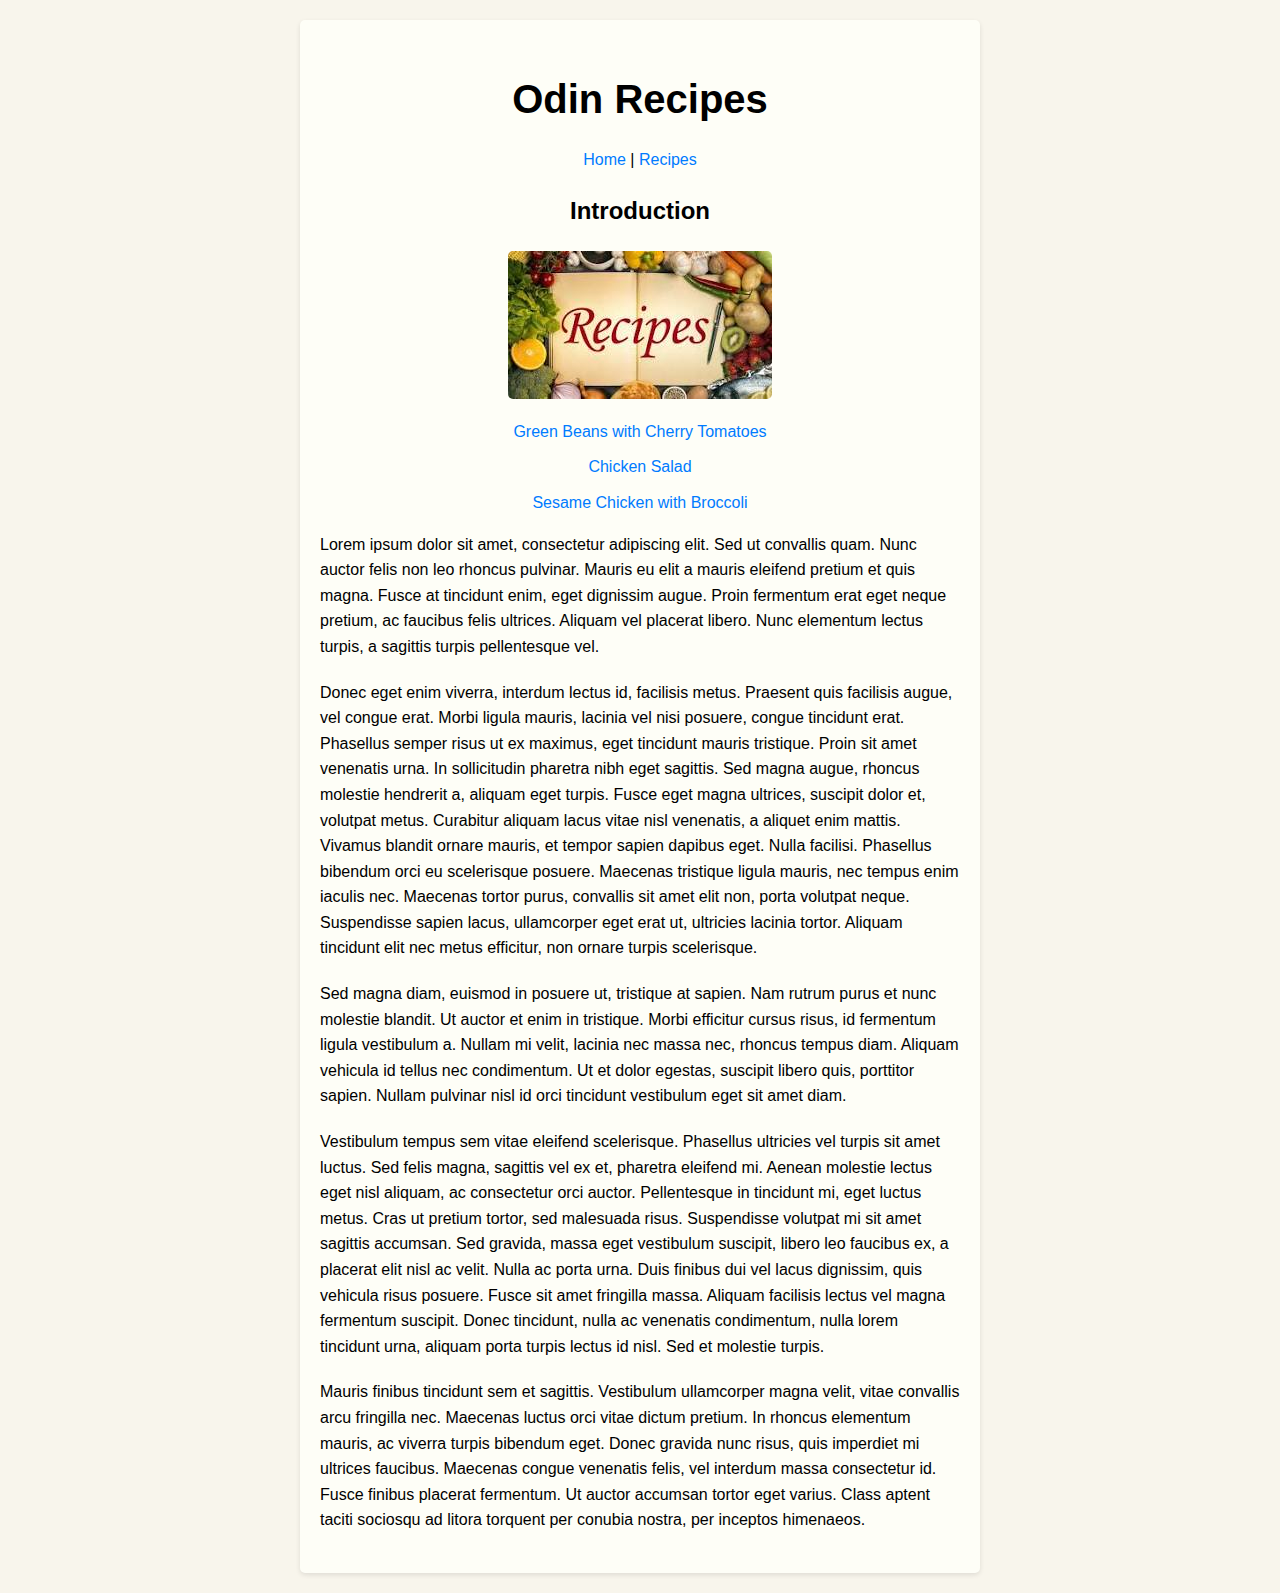
<file: index.html>
<!DOCTYPE html>
<html lang="en">
<head>
    <meta charset="UTF-8">
    <meta name="viewport" content="width=device-width, initial-scale=1.0">
    <title>Odin Recipes</title>
    <link href="./assets/styles.css" rel="stylesheet">
</head>
    <body lang="en">
        <div class="container">
            <div class="text-center">
                <h1>Odin Recipes</h1>
                <p><a href="index.html">Home</a> | <a href="#recipes">Recipes</a></p>
            </div>
            <h2 class="text-center">Introduction</h2>
            <img src="./assets/main-image.jpg" alt="Main Image">
            <div id="recipes">
                <ul class="text-center">
                    <li><a href="./recipes/greenbeans.html">Green Beans with Cherry Tomatoes</a></li>
                    <li><a href="./recipes/chickensalad.html">Chicken Salad</a></li>
                    <li><a href="./recipes/sesamechicken.html">Sesame Chicken with Broccoli</a></li>
                </ul>
                <p>Lorem ipsum dolor sit amet, consectetur adipiscing elit. Sed ut convallis quam. Nunc auctor felis non leo rhoncus pulvinar. Mauris eu elit a mauris eleifend pretium et quis magna. Fusce at tincidunt enim, eget dignissim augue. Proin fermentum erat eget neque pretium, ac faucibus felis ultrices. Aliquam vel placerat libero. Nunc elementum lectus turpis, a sagittis turpis pellentesque vel.</p>
                <p>Donec eget enim viverra, interdum lectus id, facilisis metus. Praesent quis facilisis augue, vel congue erat. Morbi ligula mauris, lacinia vel nisi posuere, congue tincidunt erat. Phasellus semper risus ut ex maximus, eget tincidunt mauris tristique. Proin sit amet venenatis urna. In sollicitudin pharetra nibh eget sagittis. Sed magna augue, rhoncus molestie hendrerit a, aliquam eget turpis. Fusce eget magna ultrices, suscipit dolor et, volutpat metus. Curabitur aliquam lacus vitae nisl venenatis, a aliquet enim mattis. Vivamus blandit ornare mauris, et tempor sapien dapibus eget. Nulla facilisi. Phasellus bibendum orci eu scelerisque posuere. Maecenas tristique ligula mauris, nec tempus enim iaculis nec. Maecenas tortor purus, convallis sit amet elit non, porta volutpat neque. Suspendisse sapien lacus, ullamcorper eget erat ut, ultricies lacinia tortor. Aliquam tincidunt elit nec metus efficitur, non ornare turpis scelerisque.</p>
                <p>Sed magna diam, euismod in posuere ut, tristique at sapien. Nam rutrum purus et nunc molestie blandit. Ut auctor et enim in tristique. Morbi efficitur cursus risus, id fermentum ligula vestibulum a. Nullam mi velit, lacinia nec massa nec, rhoncus tempus diam. Aliquam vehicula id tellus nec condimentum. Ut et dolor egestas, suscipit libero quis, porttitor sapien. Nullam pulvinar nisl id orci tincidunt vestibulum eget sit amet diam.</p>
                <p>Vestibulum tempus sem vitae eleifend scelerisque. Phasellus ultricies vel turpis sit amet luctus. Sed felis magna, sagittis vel ex et, pharetra eleifend mi. Aenean molestie lectus eget nisl aliquam, ac consectetur orci auctor. Pellentesque in tincidunt mi, eget luctus metus. Cras ut pretium tortor, sed malesuada risus. Suspendisse volutpat mi sit amet sagittis accumsan. Sed gravida, massa eget vestibulum suscipit, libero leo faucibus ex, a placerat elit nisl ac velit. Nulla ac porta urna. Duis finibus dui vel lacus dignissim, quis vehicula risus posuere. Fusce sit amet fringilla massa. Aliquam facilisis lectus vel magna fermentum suscipit. Donec tincidunt, nulla ac venenatis condimentum, nulla lorem tincidunt urna, aliquam porta turpis lectus id nisl. Sed et molestie turpis.</p>
                <p>Mauris finibus tincidunt sem et sagittis. Vestibulum ullamcorper magna velit, vitae convallis arcu fringilla nec. Maecenas luctus orci vitae dictum pretium. In rhoncus elementum mauris, ac viverra turpis bibendum eget. Donec gravida nunc risus, quis imperdiet mi ultrices faucibus. Maecenas congue venenatis felis, vel interdum massa consectetur id. Fusce finibus placerat fermentum. Ut auctor accumsan tortor eget varius. Class aptent taciti sociosqu ad litora torquent per conubia nostra, per inceptos himenaeos.</p>
            </div>
        </div>
    </body>
</html>
</file>
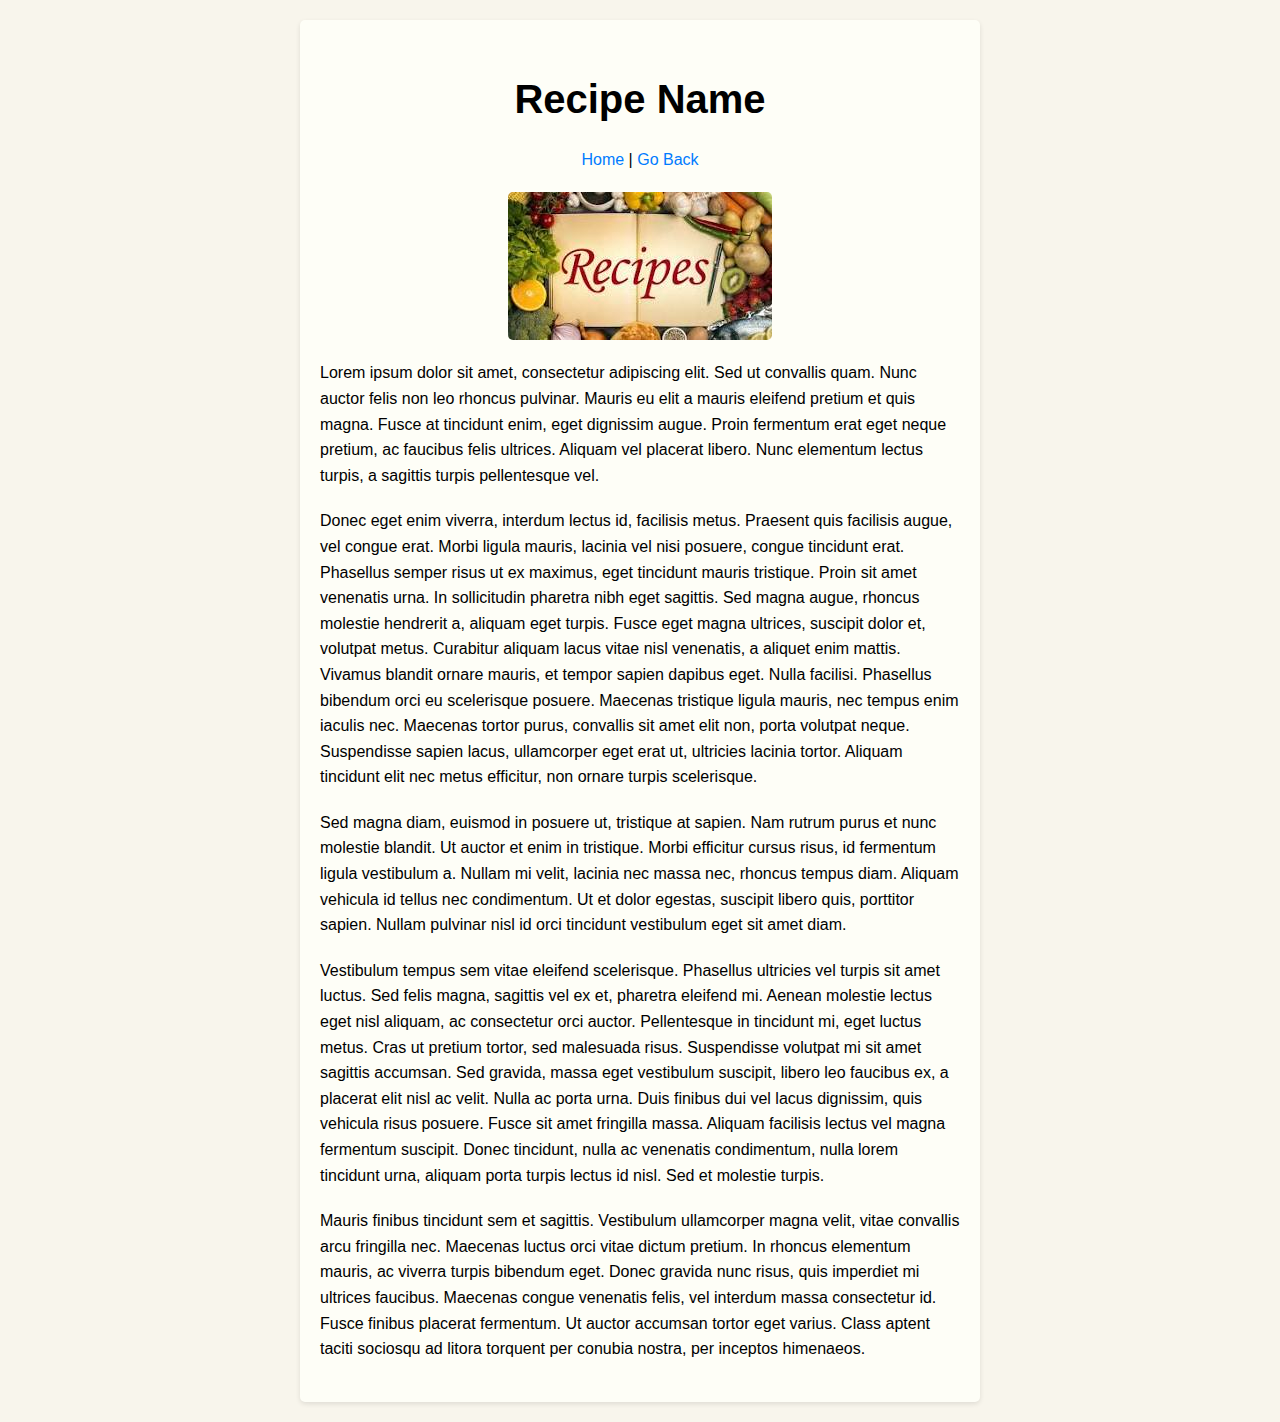
<file: recipes/_template.html>
<!DOCTYPE html>
<html lang="en">
<head>
    <meta charset="UTF-8">
    <meta name="viewport" content="width=device-width, initial-scale=1.0">
    <title>Odin Recipes: Recipe Name</title>
    <link href="../assets/styles.css" rel="stylesheet">
</head>
<body lang="en">
        <div class="container">
            <div class="text-center">
                <h1>Recipe Name</h1>
                <p><a href="../index.html">Home</a> | <a href="javascript:history.back()">Go Back</a></p>
            </div>
           <img src="../assets/main-image.jpg" alt="Recipe Image">
                <p>Lorem ipsum dolor sit amet, consectetur adipiscing elit. Sed ut convallis quam. Nunc auctor felis non leo rhoncus pulvinar. Mauris eu elit a mauris eleifend pretium et quis magna. Fusce at tincidunt enim, eget dignissim augue. Proin fermentum erat eget neque pretium, ac faucibus felis ultrices. Aliquam vel placerat libero. Nunc elementum lectus turpis, a sagittis turpis pellentesque vel.</p>
                <p>Donec eget enim viverra, interdum lectus id, facilisis metus. Praesent quis facilisis augue, vel congue erat. Morbi ligula mauris, lacinia vel nisi posuere, congue tincidunt erat. Phasellus semper risus ut ex maximus, eget tincidunt mauris tristique. Proin sit amet venenatis urna. In sollicitudin pharetra nibh eget sagittis. Sed magna augue, rhoncus molestie hendrerit a, aliquam eget turpis. Fusce eget magna ultrices, suscipit dolor et, volutpat metus. Curabitur aliquam lacus vitae nisl venenatis, a aliquet enim mattis. Vivamus blandit ornare mauris, et tempor sapien dapibus eget. Nulla facilisi. Phasellus bibendum orci eu scelerisque posuere. Maecenas tristique ligula mauris, nec tempus enim iaculis nec. Maecenas tortor purus, convallis sit amet elit non, porta volutpat neque. Suspendisse sapien lacus, ullamcorper eget erat ut, ultricies lacinia tortor. Aliquam tincidunt elit nec metus efficitur, non ornare turpis scelerisque.</p>
                <p>Sed magna diam, euismod in posuere ut, tristique at sapien. Nam rutrum purus et nunc molestie blandit. Ut auctor et enim in tristique. Morbi efficitur cursus risus, id fermentum ligula vestibulum a. Nullam mi velit, lacinia nec massa nec, rhoncus tempus diam. Aliquam vehicula id tellus nec condimentum. Ut et dolor egestas, suscipit libero quis, porttitor sapien. Nullam pulvinar nisl id orci tincidunt vestibulum eget sit amet diam.</p>
                <p>Vestibulum tempus sem vitae eleifend scelerisque. Phasellus ultricies vel turpis sit amet luctus. Sed felis magna, sagittis vel ex et, pharetra eleifend mi. Aenean molestie lectus eget nisl aliquam, ac consectetur orci auctor. Pellentesque in tincidunt mi, eget luctus metus. Cras ut pretium tortor, sed malesuada risus. Suspendisse volutpat mi sit amet sagittis accumsan. Sed gravida, massa eget vestibulum suscipit, libero leo faucibus ex, a placerat elit nisl ac velit. Nulla ac porta urna. Duis finibus dui vel lacus dignissim, quis vehicula risus posuere. Fusce sit amet fringilla massa. Aliquam facilisis lectus vel magna fermentum suscipit. Donec tincidunt, nulla ac venenatis condimentum, nulla lorem tincidunt urna, aliquam porta turpis lectus id nisl. Sed et molestie turpis.</p>
                <p>Mauris finibus tincidunt sem et sagittis. Vestibulum ullamcorper magna velit, vitae convallis arcu fringilla nec. Maecenas luctus orci vitae dictum pretium. In rhoncus elementum mauris, ac viverra turpis bibendum eget. Donec gravida nunc risus, quis imperdiet mi ultrices faucibus. Maecenas congue venenatis felis, vel interdum massa consectetur id. Fusce finibus placerat fermentum. Ut auctor accumsan tortor eget varius. Class aptent taciti sociosqu ad litora torquent per conubia nostra, per inceptos himenaeos.</p>
        </div>
</body>
</html>
</file>
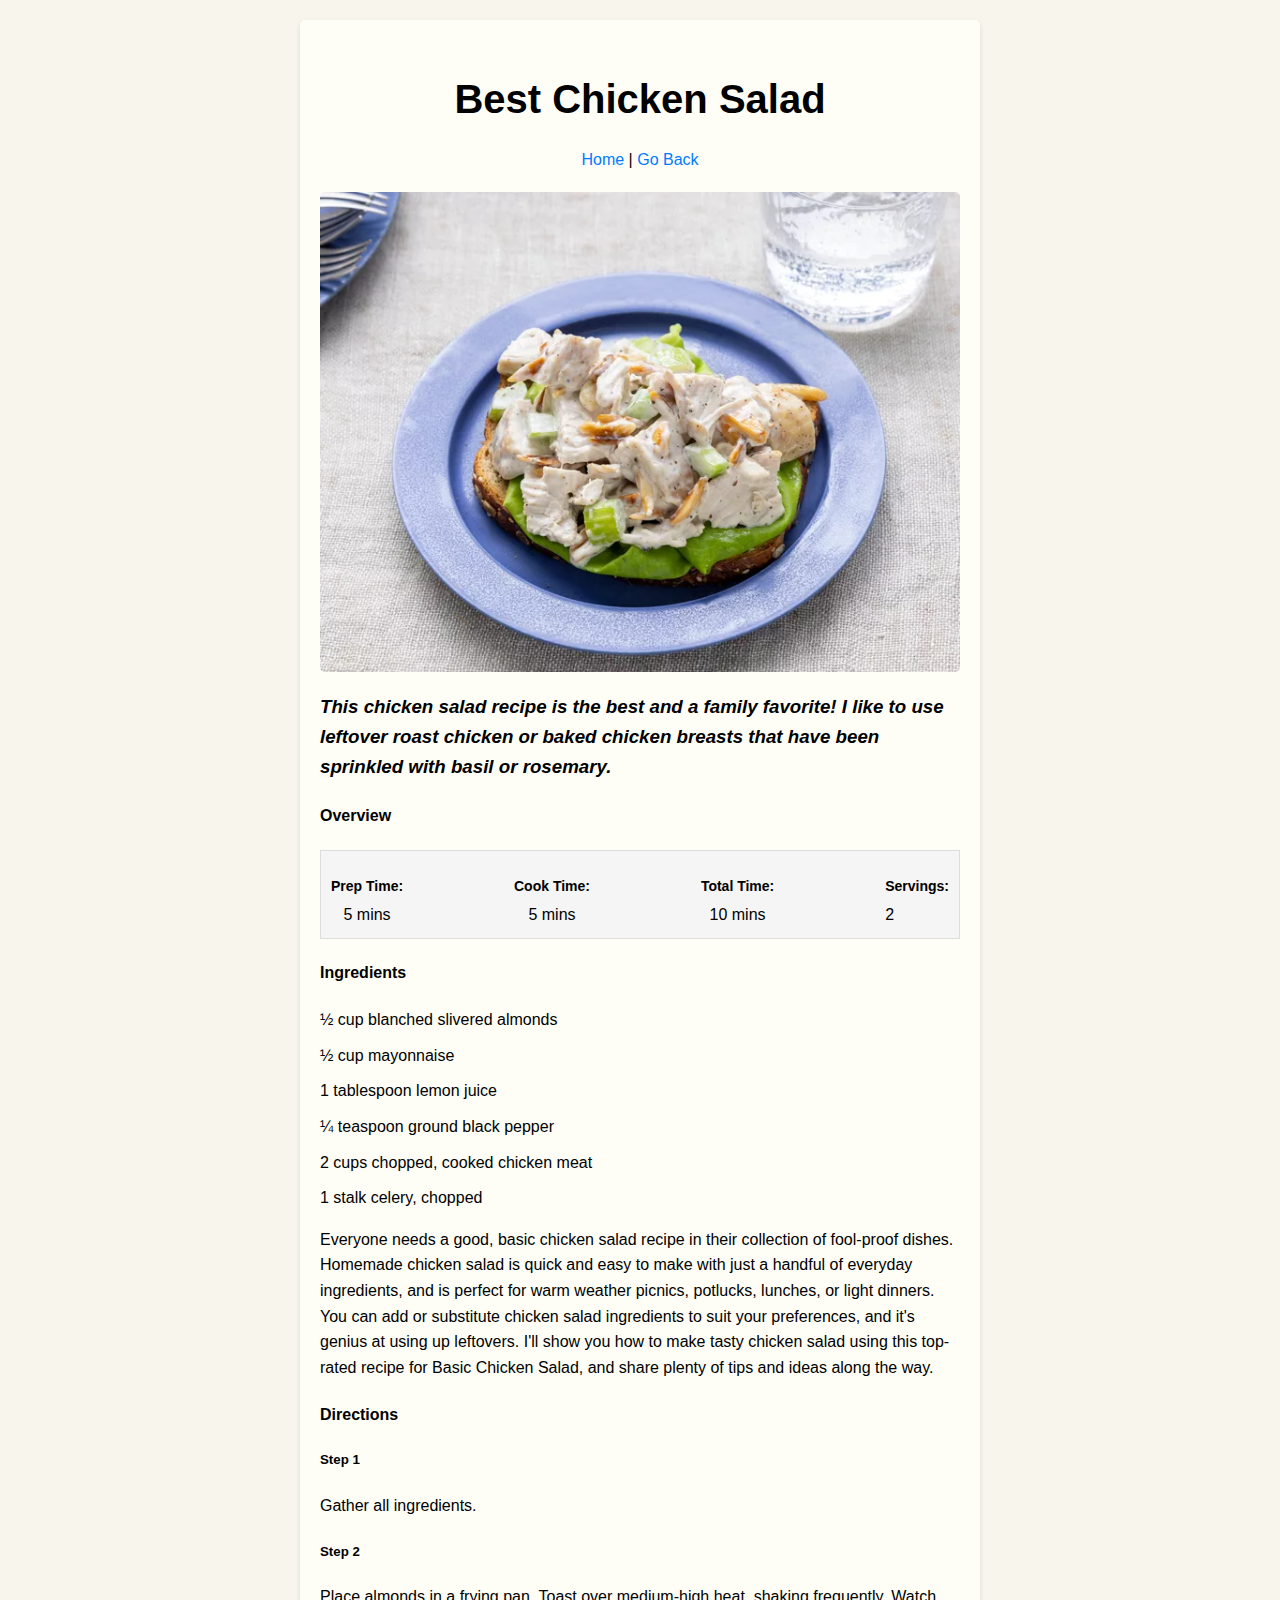
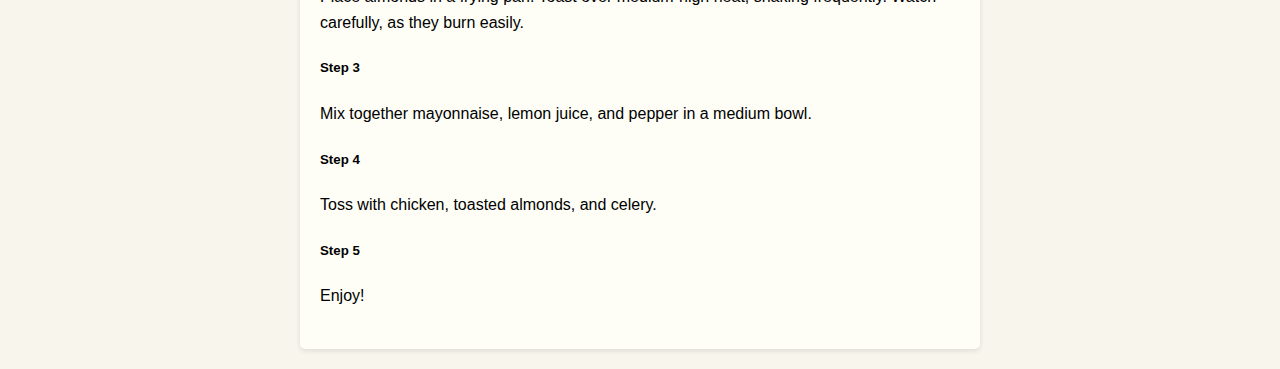
<file: recipes/chickensalad.html>
<!DOCTYPE html>
<html lang="en">
<head>
    <meta charset="UTF-8">
    <meta name="viewport" content="width=device-width, initial-scale=1.0">
    <title>Odin Recipes: Best Chicken Salad</title>
    <link href="../assets/styles.css" rel="stylesheet">
</head>
<body lang="en">
        <div class="container">
            <div class="text-center">
                <h1>Best Chicken Salad</h1>
                <p><a href="../index.html">Home</a> | <a href="javascript:history.back()">Go Back</a></p>
            </div>
            <img src="../assets/chickensalad.webp" alt="Recipe Image">
            <h3><em>This chicken salad recipe is the best and a family favorite! I like to use leftover roast chicken or baked chicken breasts that have been sprinkled with basil or rosemary.</em></h3>
            <h4>Overview</h4>
            <div class="recipe-time">
                <div class="time-section">
                  <h3>Prep Time:</h3>
                  <p>5 mins</p>
                </div>
                <div class="time-section">
                  <h3>Cook Time:</h3>
                  <p>5 mins</p>
                </div>
                <div class="time-section">
                  <h3>Total Time:</h3>
                  <p>10 mins</p>
                </div>
                <div class="servings">
                  <h3>Servings:</h3>
                  <p>2</p>
                </div>
            </div>
            <h4>Ingredients</h4>
            <ul>
                <li>½ cup blanched slivered almonds</li>
                <li>½ cup mayonnaise</li>
                <li>1 tablespoon lemon juice</li>
                <li>¼ teaspoon ground black pepper</li>
                <li>2 cups chopped, cooked chicken meat</li>
                <li>1 stalk celery, chopped</li>
            </ul>
            <p>Everyone needs a good, basic chicken salad recipe in their collection of fool-proof dishes. Homemade chicken salad is quick and easy to make with just a handful of everyday ingredients, and is perfect for warm weather picnics, potlucks, lunches, or light dinners. You can add or substitute chicken salad ingredients to suit your preferences, and it's genius at using up leftovers. I'll show you how to make tasty chicken salad using this top-rated recipe for Basic Chicken Salad, and share plenty of tips and ideas along the way. </p>
            <h4>Directions</h4>
            <h5>Step 1</h5>
            <p> Gather all ingredients.</p>
            <h5>Step 2</h5>
            <p>Place almonds in a frying pan. Toast over medium-high heat, shaking frequently. Watch carefully, as they burn easily.</p>
            <h5>Step 3</h5>
            <p> Mix together mayonnaise, lemon juice, and pepper in a medium bowl.</p>
            <h5>Step 4</h5>
            <p> Toss with chicken, toasted almonds, and celery.</p>
            <h5>Step 5</h5>
            <p> Enjoy!</p>
        </div>
</body>
</html>
</file>
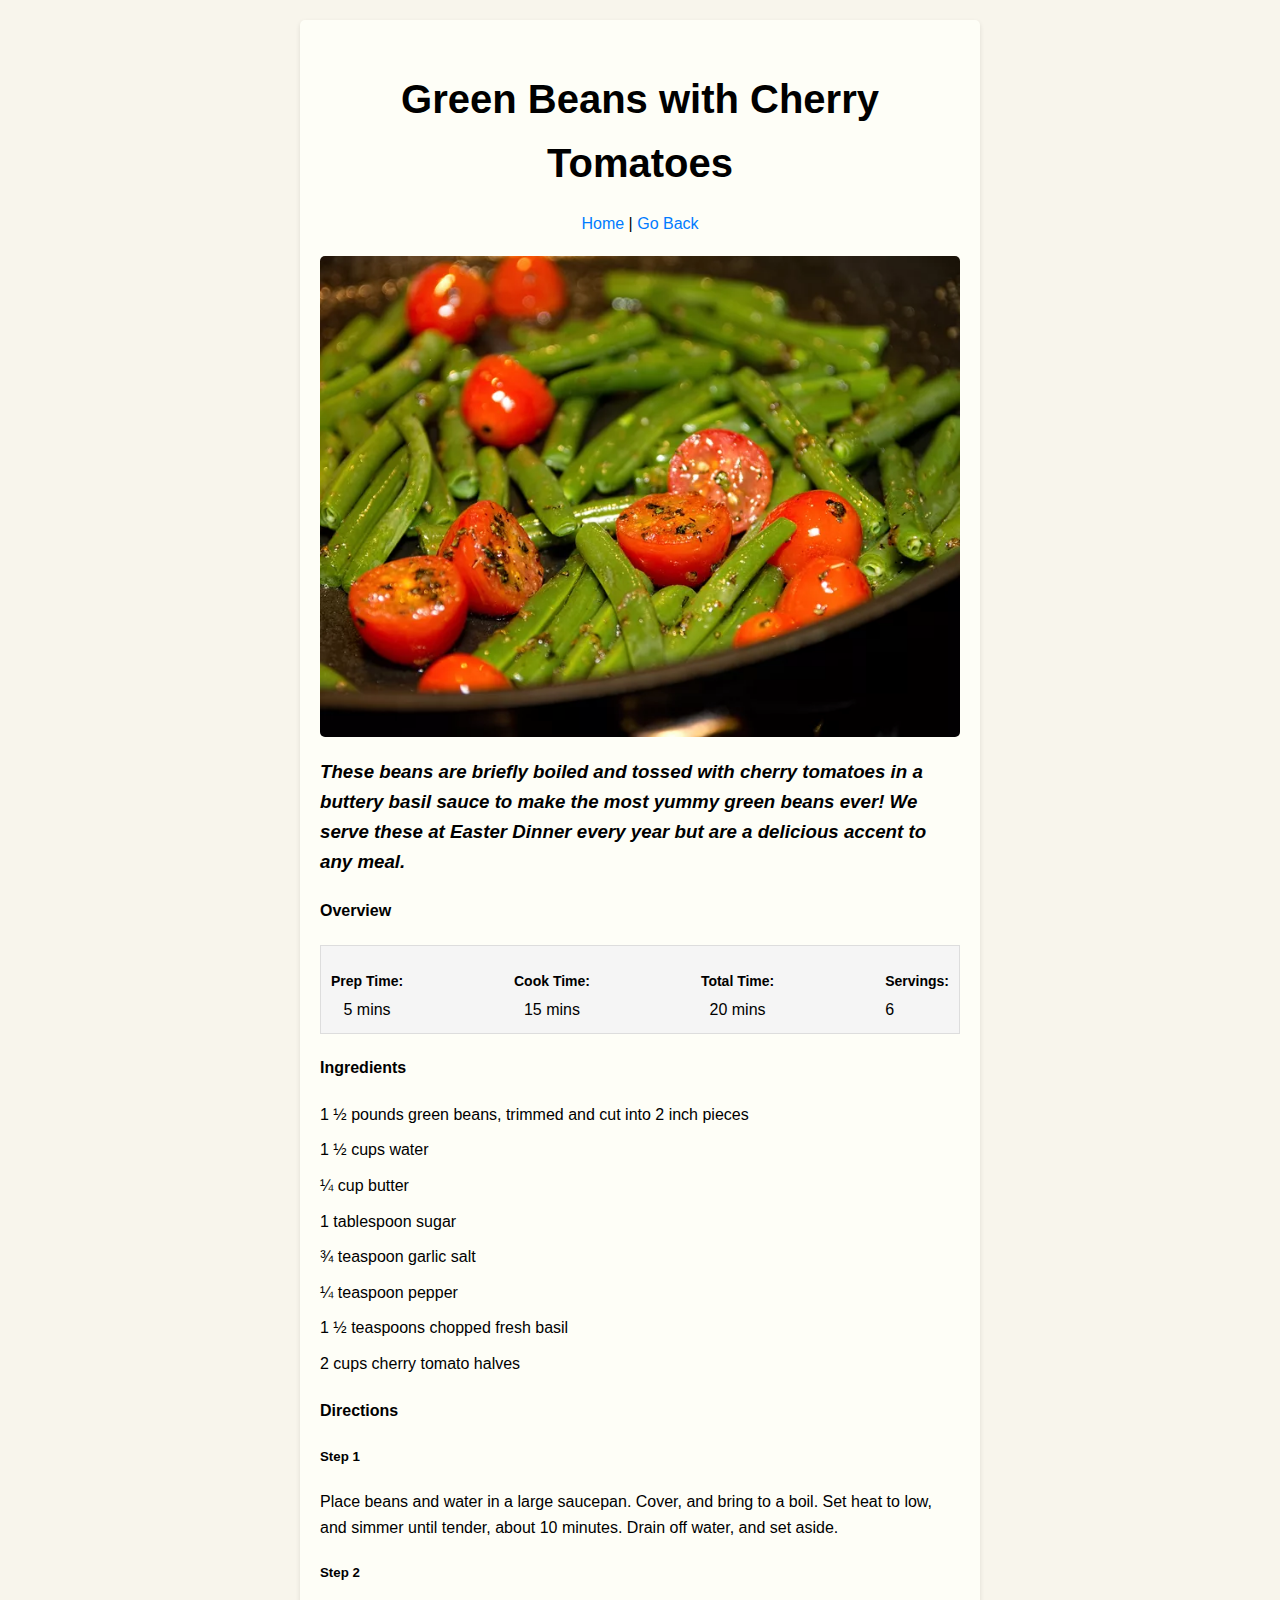
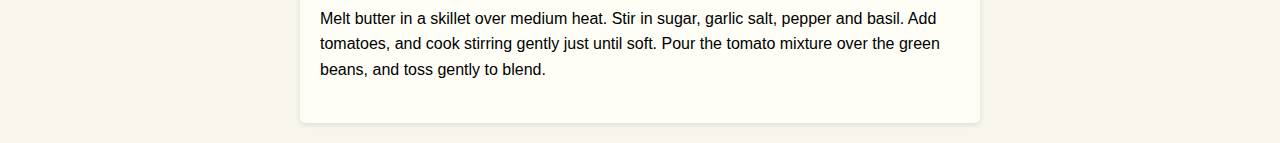
<file: recipes/greenbeans.html>
<!DOCTYPE html>
<html lang="en">
<head>
    <meta charset="UTF-8">
    <meta name="viewport" content="width=device-width, initial-scale=1.0">
    <title>Odin Recipes: Green Beans with Cherry Tomatoes</title>
    <link href="../assets/styles.css" rel="stylesheet">
</head>
<body lang="en">
        <div class="container">
            <div class="text-center">
                <h1>Green Beans with Cherry Tomatoes</h1>
                <p><a href="../index.html">Home</a> | <a href="javascript:history.back()">Go Back</a></p>
            </div>
            <img src="../assets/greenbeans.webp" alt="Recipe Image">
            <h3><em>These beans are briefly boiled and tossed with cherry tomatoes in a buttery basil sauce to make the most yummy green beans ever! We serve these at Easter Dinner every year but are a delicious accent to any meal.</em></h3>
            <h4>Overview</h4>
            <div class="recipe-time">
                <div class="time-section">
                  <h3>Prep Time:</h3>
                  <p>5 mins</p>
                </div>
                <div class="time-section">
                  <h3>Cook Time:</h3>
                  <p>15 mins</p>
                </div>
                <div class="time-section">
                  <h3>Total Time:</h3>
                  <p>20 mins</p>
                </div>
                <div class="servings">
                  <h3>Servings:</h3>
                  <p>6</p>
                </div>
            </div>
            <h4>Ingredients</h4>
            <ul>
                <li>1 ½ pounds green beans, trimmed and cut into 2 inch pieces</li>
                <li>1 ½ cups water</li>
                <li>¼ cup butter</li>
                <li>1 tablespoon sugar</li>
                <li>¾ teaspoon garlic salt</li>
                <li>¼ teaspoon pepper</li>
                <li>1 ½ teaspoons chopped fresh basil</li>
                <li>2 cups cherry tomato halves</li>
            </ul>
            <h4>Directions</h4>
            <h5>Step 1</h5>
            <p>Place beans and water in a large saucepan. Cover, and bring to a boil. Set heat to low, and simmer until tender, about 10 minutes. Drain off water, and set aside.</p>
            <h5>Step 2</h5>
            <p>Melt butter in a skillet over medium heat. Stir in sugar, garlic salt, pepper and basil. Add tomatoes, and cook stirring gently just until soft. Pour the tomato mixture over the green beans, and toss gently to blend.</p>
        </div>
</body>
</html>
</file>
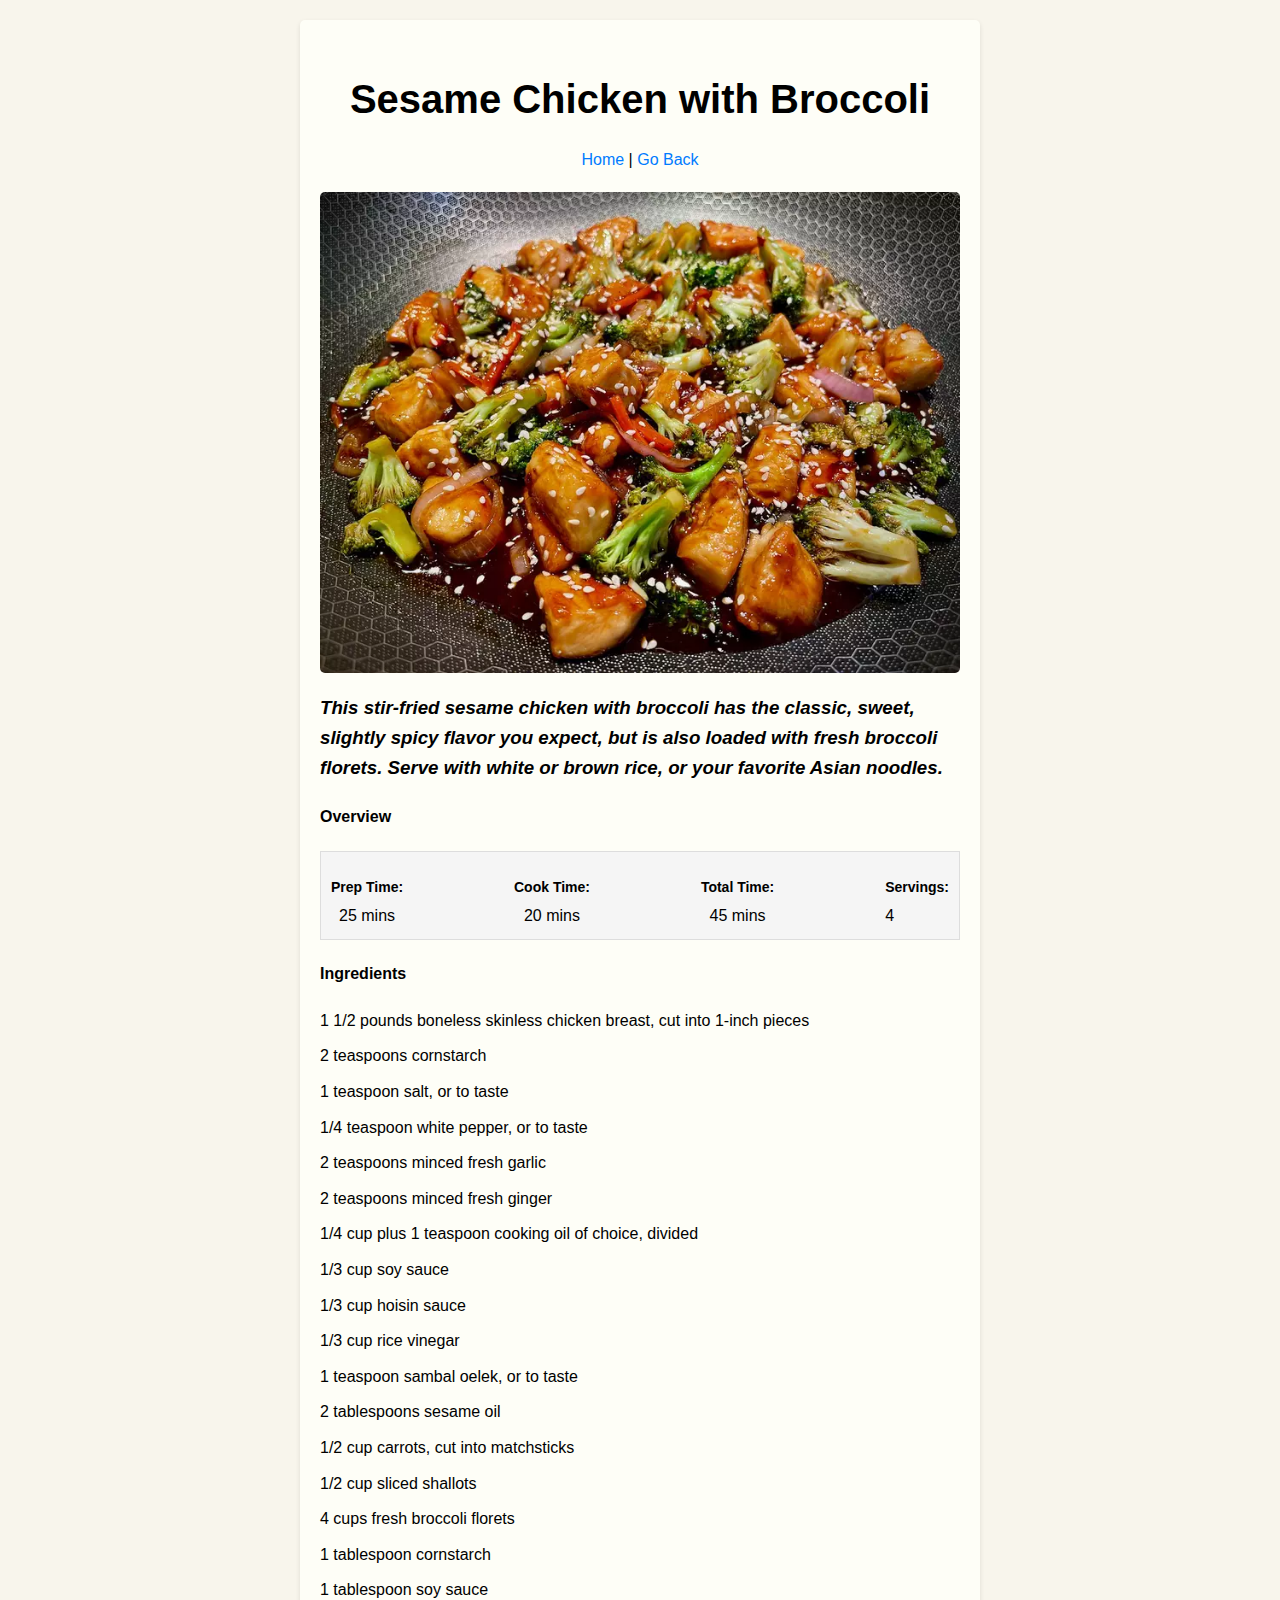
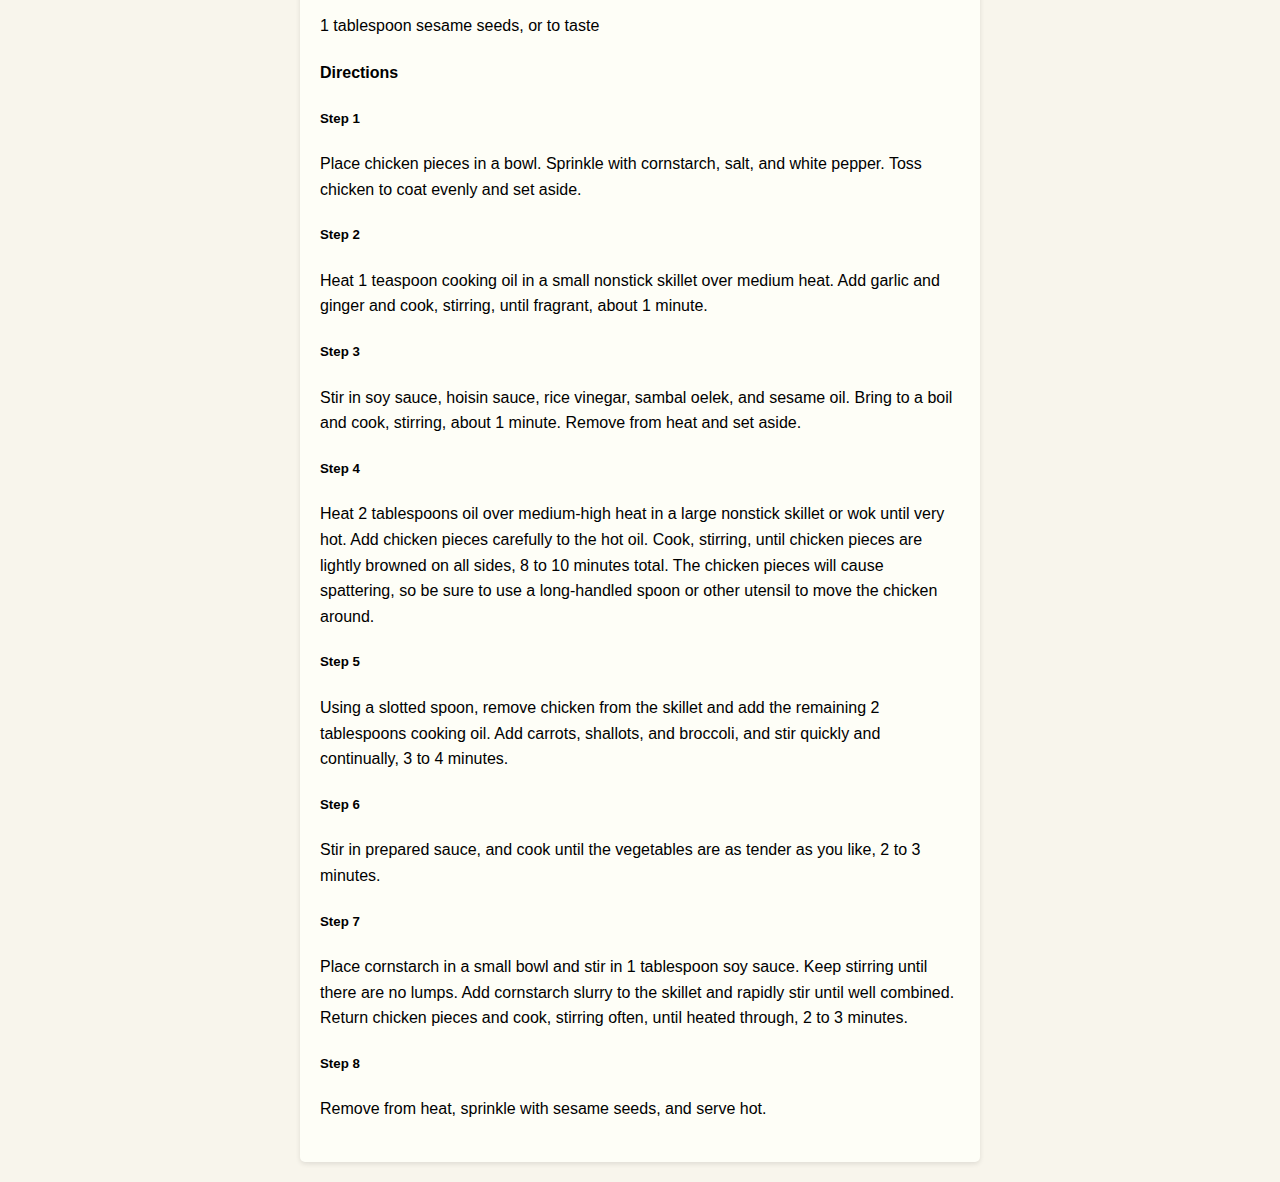
<file: recipes/sesamechicken.html>
<!DOCTYPE html>
<html lang="en">
<head>
    <meta charset="UTF-8">
    <meta name="viewport" content="width=device-width, initial-scale=1.0">
    <title>Odin Recipes: Sesame Chicken with Broccoli</title>
    <link href="../assets/styles.css" rel="stylesheet">
</head>
<body lang="en">
        <div class="container">
            <div class="text-center">
                <h1>Sesame Chicken with Broccoli</h1>
                <p><a href="../index.html">Home</a> | <a href="javascript:history.back()">Go Back</a></p>
            </div>
            <img src="../assets/sesamechicken.webp" alt="Recipe Image">
            <h3><em>This stir-fried sesame chicken with broccoli has the classic, sweet, slightly spicy flavor you expect, but is also loaded with fresh broccoli florets. Serve with white or brown rice, or your favorite Asian noodles.</em></h3>
            <h4>Overview</h4>
            <div class="recipe-time">
                <div class="time-section">
                  <h3>Prep Time:</h3>
                  <p>25 mins</p>
                </div>
                <div class="time-section">
                  <h3>Cook Time:</h3>
                  <p>20 mins</p>
                </div>
                <div class="time-section">
                  <h3>Total Time:</h3>
                  <p>45 mins</p>
                </div>
                <div class="servings">
                  <h3>Servings:</h3>
                  <p>4</p>
                </div>
            </div>
            <h4>Ingredients</h4>
            <ul>
                <li>1 1/2 pounds boneless skinless chicken breast, cut into 1-inch pieces</li>
                <li>2 teaspoons cornstarch</li>
                <li>1 teaspoon salt, or to taste</li>
                <li>1/4 teaspoon white pepper, or to taste</li>
                <li>2 teaspoons minced fresh garlic</li>
                <li>2 teaspoons minced fresh ginger</li>
                <li>1/4 cup plus 1 teaspoon cooking oil of choice, divided</li>
                <li>1/3 cup soy sauce</li>
                <li>1/3 cup hoisin sauce</li>
                <li>1/3 cup rice vinegar</li>
                <li>1 teaspoon sambal oelek, or to taste</li>
                <li>2 tablespoons sesame oil</li>
                <li>1/2 cup carrots, cut into matchsticks</li>
                <li>1/2 cup sliced shallots</li>
                <li>4 cups fresh broccoli florets</li>
                <li>1 tablespoon cornstarch</li>
                <li>1 tablespoon soy sauce</li>
                <li>1 tablespoon sesame seeds, or to taste</li>
            </ul>
            <h4>Directions</h4>
            <h5>Step 1</h5>
            <p>Place chicken pieces in a bowl. Sprinkle with cornstarch, salt, and white pepper. Toss chicken to coat evenly and set aside.</p>
            <h5>Step 2</h5>
            <p>Heat 1 teaspoon cooking oil in a small nonstick skillet over medium heat. Add garlic and ginger and cook, stirring, until fragrant, about 1 minute.</p>
            <h5>Step 3</h5>
            <p>Stir in soy sauce, hoisin sauce, rice vinegar, sambal oelek, and sesame oil. Bring to a boil and cook, stirring, about 1 minute. Remove from heat and set aside.</p>
            <h5>Step 4</h5>
            <p>Heat 2 tablespoons oil over medium-high heat in a large nonstick skillet or wok until very hot. Add chicken pieces carefully to the hot oil. Cook, stirring, until chicken pieces are lightly browned on all sides, 8 to 10 minutes total. The chicken pieces will cause spattering, so be sure to use a long-handled spoon or other utensil to move the chicken around.</p>
            <h5>Step 5</h5>
            <p>Using a slotted spoon, remove chicken from the skillet and add the remaining 2 tablespoons cooking oil. Add carrots, shallots, and broccoli, and stir quickly and continually, 3 to 4 minutes.</p>
            <h5>Step 6</h5>    
            <p>Stir in prepared sauce, and cook until the vegetables are as tender as you like, 2 to 3 minutes.</p>
            <h5>Step 7</h5>
            <p>Place cornstarch in a small bowl and stir in 1 tablespoon soy sauce. Keep stirring until there are no lumps. Add cornstarch slurry to the skillet and rapidly stir until well combined. Return chicken pieces and cook, stirring often, until heated through, 2 to 3 minutes.</p>
            <h5>Step 8</h5>
            <p>Remove from heat, sprinkle with sesame seeds, and serve hot. </p>
        </div>
</body>
</html>
</file>
<file: assets/styles.css>
body {
    font-family: Arial, sans-serif;
    line-height: 1.6;
    margin: 0;
    padding: 20px;
    background-color: #f8f5ec;
}

.container {
    max-width: 640px;
    margin: 0 auto;
    background-color: #fefef7;
    padding: 20px;
    border-radius: 5px;
    box-shadow: 0 2px 5px rgba(0, 0, 0, 0.1);
}

.text-center {
    text-align: center;
}

h1 {
    font-size: 2.5rem;
    margin-bottom: 10px;
}

a {
    color: #007bff;
    text-decoration: none;
}

a:hover {
    text-decoration: underline;
}

img {
    max-width: 100%;
    height: auto;
    display: block;
    margin: 20px auto;
    border-radius: 5px;
}

ul {
    list-style-type: none;
    padding: 0;
}

ul.recipe{
    list-style-type: disc;
    padding: 0;
}

li {
    margin-bottom: 10px;
}

p {
    margin-bottom: 20px;
}

.recipe-time {
    display: flex;
    justify-content: space-between;
    align-items: center;
    background-color: #f5f5f5;
    padding: 10px;
    border: 1px solid #ddd;
  }
  
  .time-section {
    text-align: center;
    margin-right: 20px;
  }
  
  .time-section h3 {
    font-size: 14px;
    font-weight: bold;
    margin-bottom: 5px;
  }
  
  .time-section p {
    font-size: 16px;
    margin: 0;
  }
  
  .servings h3 {
    font-size: 14px;
    font-weight: bold;
    margin-bottom: 5px;
  }
  
  .servings p {
    font-size: 16px;
    margin: 0;
  }
</file>
